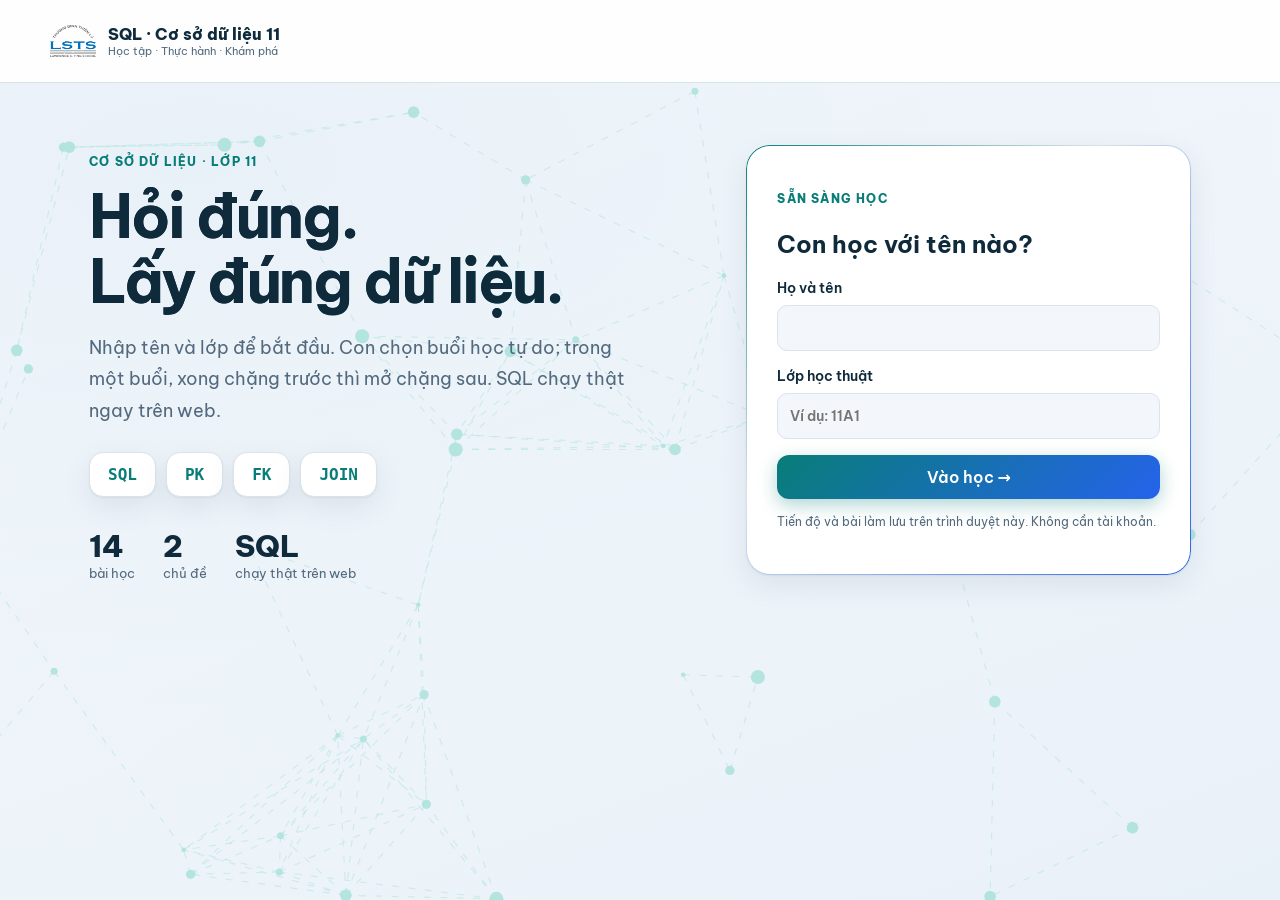
<file: index.html>
<!doctype html><html lang="vi"><head><meta charset="utf-8"><meta name="viewport" content="width=device-width,initial-scale=1"><meta name="theme-color" content="#087d78"><title>SQL · Cơ sở dữ liệu 11</title><link rel="stylesheet" href="./shared/shell.css?v=1d939cc539e1"><link rel="stylesheet" href="./shared/lab.css?v=1d939cc539e1"><script src="./shared/lab-shell.js?v=1d939cc539e1"></script></head><body><div id="app"></div><script src="./course.js?v=1d939cc539e1"></script><script>window.STANDALONE={...COURSE_CONFIG,base:"./"};</script><script src="./shared/store.js?v=1d939cc539e1"></script><script src="./shared/shell.js?v=1d939cc539e1"></script></body></html>
</file>
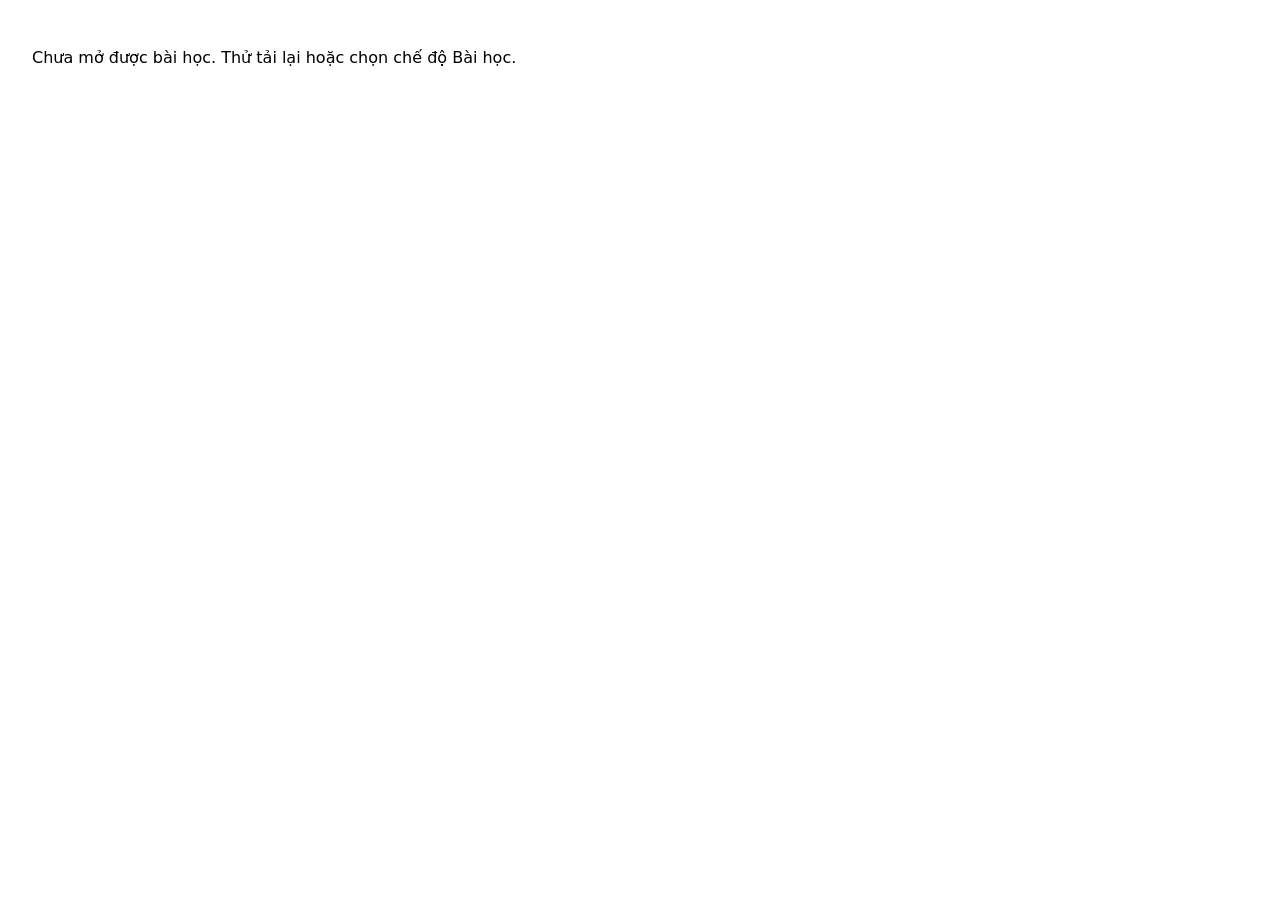
<file: runtime/lesson.html>
<!doctype html><html lang="vi"><head><meta charset="utf-8"><meta name="viewport" content="width=device-width,initial-scale=1"><title>Bài học</title></head><body><p>Đang mở bài…</p><script src="config.js?v=1d939cc539e1"></script><script src="store.js?v=1d939cc539e1"></script><script src="local-runtime.js?v=1d939cc539e1"></script><script src="boot.js?v=1d939cc539e1"></script></body></html>
</file>
<file: shared/shell.css>
@import url('https://fonts.googleapis.com/css2?family=Be+Vietnam+Pro:wght@400;500;600;700;800&display=swap');
:root{font-family:'Be Vietnam Pro',system-ui,sans-serif;color:#17324b;background:#f3f6fa;--accent:#087d78;--wash:#e8f5f2}*{box-sizing:border-box}body{margin:0}button,input,select{font:inherit}button,a{touch-action:manipulation}button{cursor:pointer}button:disabled{opacity:.6;cursor:wait}button:focus-visible,a:focus-visible,input:focus-visible,select:focus-visible{outline:3px solid #d97706;outline-offset:3px}a{color:var(--accent);text-decoration:none}button,.button{display:inline-flex;align-items:center;justify-content:center;gap:8px;border:1px solid #c9d7e3;background:white;color:#17324b;border-radius:10px;min-height:44px;padding:10px 15px;font-weight:600}.primary{background:var(--accent);color:#fff;border-color:var(--accent)}.brand{display:flex;align-items:center;gap:12px;font-weight:800}.brand img{width:46px;height:46px;object-fit:contain}.brand small{display:block;font-size:11px;font-weight:400;color:#52697e}.header{display:flex;justify-content:space-between;align-items:center;gap:16px;padding:18px max(22px,calc((100vw - 1180px)/2));background:#fff;border-bottom:1px solid #dae3eb}.actions{display:flex;align-items:center;gap:8px;flex-wrap:wrap}.container{max-width:1180px;padding:30px 22px 70px;margin:auto}h1{font-size:clamp(28px,4vw,44px);line-height:1.25;letter-spacing:-.04em}p{line-height:1.75;color:#52697e}.eyebrow{font-size:12px;letter-spacing:.1em;text-transform:uppercase;color:var(--accent);font-weight:800}.welcome{display:grid;grid-template-columns:1fr 1fr;gap:50px;align-items:center;max-width:1050px;min-height:70vh;margin:auto}.welcome h1{max-width:530px}.intro-symbols{display:flex;gap:12px;margin-top:30px}.intro-symbols span{display:grid;place-items:center;padding:18px;border-radius:14px;background:var(--wash);color:var(--accent);font-weight:800}.panel{background:white;border:1px solid #d8e2eb;border-radius:20px;padding:28px}.field{display:block;margin:16px 0;font-size:14px;font-weight:600}.field input,.field select{display:block;width:100%;min-height:46px;margin-top:8px;border:1px solid #99adc0;background:white;padding:10px 12px;border-radius:9px;color:#17324b}.hint{font-size:12px}.notice{border:1px solid #b9dacf;background:var(--wash);border-radius:14px;padding:16px 20px;margin:20px 0;font-size:14px;line-height:1.6}.error{background:#fff0ed;color:#9f3028;padding:12px;border-radius:10px}.grid{display:grid;grid-template-columns:repeat(auto-fill,minmax(300px,1fr));gap:18px}.card{display:flex;flex-direction:column;gap:10px;padding:23px;background:white;border:1px solid #d8e2eb;border-radius:18px;color:#17324b}.card:hover{border-color:var(--accent);box-shadow:0 8px 25px #17324b0d}.card h2{font-size:19px;margin:4px 0;line-height:1.45}.card p{font-size:13px;margin:0}.card-bottom{border-top:1px solid #d8e2eb;padding-top:14px;display:flex;justify-content:space-between;font-size:13px}.stats{display:flex;gap:20px;flex-wrap:wrap;margin:20px 0}.stats div{padding:16px 25px;background:white;border:1px solid #d8e2eb;border-radius:14px}.stats b{font-size:26px}.stats small{display:block;color:#52697e}.bar{height:50px;display:flex;align-items:center;justify-content:space-between;gap:8px;background:white;border-bottom:1px solid #d8e2eb;padding:3px 10px}.bar button{padding:5px 9px;font-size:12px}.bar .title{font-size:12px;max-width:44%;white-space:nowrap;overflow:hidden;text-overflow:ellipsis}.bar .status{font-size:11px;color:#52697e}.frame{width:100%;height:calc(100dvh - 50px);display:block;border:0}.tools{position:fixed;top:54px;right:10px;width:min(350px,calc(100vw - 20px));z-index:100;background:white;padding:18px;border:1px solid #c9d7e3;border-radius:14px;box-shadow:0 15px 40px #17324b25}.tools button{width:100%;margin:4px 0;justify-content:flex-start}.tools p{font-size:12px}.footer{padding:25px;text-align:center;font-size:12px;color:#52697e}dialog{border:1px solid #c9d7e3;border-radius:18px;max-width:560px;width:calc(100vw - 30px);padding:25px;max-height:90dvh}dialog::backdrop{background:#112d4266}.hidden{display:none!important}.lesson-page{overflow:hidden}@media(max-width:650px){.welcome{grid-template-columns:1fr;gap:18px;min-height:0}.welcome h1{font-size:29px}.intro-symbols{display:none}.container{padding:24px 16px}.panel{padding:22px}.header{padding:13px 16px}.header .brand{font-size:14px}.grid{grid-template-columns:1fr}.bar .title{display:none}.bar .status{max-width:110px;overflow:hidden;white-space:nowrap;text-overflow:ellipsis}.bar .actions{gap:5px}.stats{gap:8px}.stats div{flex:1;padding:12px}.footer{font-size:11px}}@media(prefers-reduced-motion:reduce){*{scroll-behavior:auto!important;animation:none!important;transition:none!important}}

.bar .actions{flex-wrap:nowrap;flex-shrink:0}.bar button{white-space:nowrap}.bar #back{flex-shrink:0}@media(max-width:650px){.bar .status{display:none}.bar{justify-content:space-between}.bar .actions{gap:6px}}

.resume{display:flex;align-items:center;justify-content:space-between;gap:16px;background:var(--wash);border:1px solid #bdd4d6;border-radius:18px;padding:20px}.resume h2{margin:8px 0;font-size:22px}.resume p{margin:0;font-size:13px}.course-filters{display:grid;grid-template-columns:2fr 1.5fr 1fr 1fr;gap:12px;margin-top:25px}.course-filters label{font-size:12px;font-weight:700}.course-filters input,.course-filters select{display:block;width:100%;font:inherit;min-height:44px;margin-top:7px;padding:10px;border:1px solid #b0c4d2;border-radius:9px;background:white}.card[hidden]{display:none!important}@media(max-width:700px){.course-filters{grid-template-columns:1fr 1fr}.resume{align-items:flex-start;flex-direction:column}.resume .button{width:100%}}

.world-page .bar{display:none}.world-page .frame{height:100dvh}.hope-choice{margin:12px 0}.hope-toggle{font:inherit;padding:10px 12px;border:1px solid #d1aa4d;border-radius:10px;background:#fff6d9;color:#765117;min-height:44px}
</file>
<file: shared/lab.css>
/* Giao diện "lab" (11/10/2026) — trang vào, trang khoá, thanh bài học. Bật bằng html[data-ui=lab].
 * Màu theo khoá: html[data-course=ml-level1] (Data Lab, sáng) · html[data-course=dl-11] (Deep Lab, tối). */
html[data-ui=lab]{
  --lab-bg:#F3F7FB;--lab-bg2:#E9F1F8;--lab-ink:#0E2A3B;--lab-muted:#52697E;--lab-card:#FFFFFF;--lab-line:#D9E3EC;
  --lab-a1:#0D9488;--lab-a2:#2563EB;--lab-a3:#F59E0B;--lab-hero1:#0B3B4A;--lab-hero2:#0E7C74;--lab-glow:rgba(13,148,136,.35);
  --lab-net:#7DD3C7;--lab-chip:#E3F4F1;--lab-chip-ink:#0B6B64;--lab-shadow:0 1px 2px rgba(14,42,59,.06),0 10px 30px rgba(14,42,59,.08);
  --accent:var(--lab-a1);--wash:var(--lab-chip);
}
/* Python, SQL, C++ (12/10/2026): sáng như Data Lab, giữ màu nhận diện cũ của từng khoá. */
html[data-ui=lab][data-course=python-10]{
  --lab-a1:#1166A5;--lab-a2:#F59E0B;--lab-a3:#0D9488;--lab-hero1:#0B2E4F;--lab-hero2:#1166A5;--lab-glow:rgba(17,102,165,.32);
  --lab-net:#93C5FD;--lab-chip:#EAF5FF;--lab-chip-ink:#0B4F82;
}
html[data-ui=lab][data-course=sql-11]{
  --lab-a1:#087D78;--lab-a2:#2563EB;--lab-a3:#F59E0B;--lab-hero1:#0A3B39;--lab-hero2:#087D78;--lab-glow:rgba(8,125,120,.32);
  --lab-net:#86D9C9;--lab-chip:#E7F6F0;--lab-chip-ink:#06605C;
}
html[data-ui=lab][data-course=cpp-8-v2]{
  --lab-a1:#5640A5;--lab-a2:#F59E0B;--lab-a3:#EC4899;--lab-hero1:#241A4F;--lab-hero2:#5640A5;--lab-glow:rgba(86,64,165,.32);
  --lab-net:#C4B5FD;--lab-chip:#F1EDFF;--lab-chip-ink:#43308A;
}
html[data-ui=lab][data-course=dl-11]{
  --lab-bg:#0A0F1F;--lab-bg2:#0F1630;--lab-ink:#E8EBF8;--lab-muted:#A2ABCF;--lab-card:#121A35;--lab-line:#28335E;
  --lab-a1:#8B5CF6;--lab-a2:#22D3EE;--lab-a3:#F472B6;--lab-hero1:#1E1B4B;--lab-hero2:#4C1D95;--lab-glow:rgba(139,92,246,.45);
  --lab-net:#A78BFA;--lab-chip:#1E2450;--lab-chip-ink:#C4B5FD;--lab-shadow:0 1px 2px rgba(0,0,0,.4),0 14px 40px rgba(0,0,0,.45);
  color-scheme:dark;
}
html[data-ui=lab],html[data-ui=lab] body{background:var(--lab-bg);color:var(--lab-ink)}
html[data-ui=lab] p{color:var(--lab-muted)}
html[data-ui=lab] h1,html[data-ui=lab] h2{color:var(--lab-ink)}
html[data-ui=lab] .eyebrow{color:var(--lab-a1)}
html[data-ui=lab][data-course=dl-11] .eyebrow{color:var(--lab-a2)}
html[data-ui=lab] button,html[data-ui=lab] .button{background:var(--lab-card);color:var(--lab-ink);border-color:var(--lab-line);border-radius:12px;transition:transform .15s,box-shadow .15s,border-color .15s}
html[data-ui=lab] button:hover,html[data-ui=lab] .button:hover{border-color:var(--lab-a1);box-shadow:0 0 0 3px var(--lab-glow)}
html[data-ui=lab] .primary{background:linear-gradient(135deg,var(--lab-a1),var(--lab-a2));color:#fff;border:0;box-shadow:0 6px 18px var(--lab-glow)}
html[data-ui=lab] .primary:hover{transform:translateY(-1px)}
html[data-ui=lab] .field input,html[data-ui=lab] .field select,html[data-ui=lab] .course-filters input,html[data-ui=lab] .course-filters select{background:var(--lab-bg);color:var(--lab-ink);border-color:var(--lab-line);border-radius:10px}
html[data-ui=lab] .field input:focus,html[data-ui=lab] .field select:focus{border-color:var(--lab-a1);box-shadow:0 0 0 3px var(--lab-glow);outline:0}

/* ---------------- đầu trang */
html[data-ui=lab] .header.lab-header{background:color-mix(in srgb,var(--lab-card) 86%,transparent);backdrop-filter:blur(10px);border-bottom:1px solid var(--lab-line);position:sticky;top:0;z-index:20}
html[data-ui=lab] .brand{color:var(--lab-ink)}
html[data-ui=lab] .brand small{color:var(--lab-muted)}
html[data-ui=lab][data-course=dl-11] .brand img{filter:brightness(0) invert(1)}
html[data-ui=lab] .lab-chip{background:var(--lab-chip);color:var(--lab-chip-ink);border-color:transparent;border-radius:999px}

/* ---------------- nền mạng động */
.lab-net{position:absolute;inset:0;width:100%;height:100%;pointer-events:none;opacity:.55}
.lab-net line{stroke:var(--lab-net);stroke-width:1;stroke-dasharray:6 8;animation:lab-flow 6s linear infinite;opacity:.55}
.lab-net circle{fill:var(--lab-net);animation:lab-pulse 3.2s ease-in-out infinite}
@keyframes lab-flow{to{stroke-dashoffset:-140}}
@keyframes lab-pulse{0%,100%{opacity:.35}50%{opacity:1}}

/* ---------------- trang vào */
.lab-gate{position:relative;min-height:calc(100dvh - 83px);overflow:hidden;background:radial-gradient(1200px 600px at 15% 10%,var(--lab-bg2),transparent),linear-gradient(160deg,var(--lab-bg),var(--lab-bg2))}
.lab-gate-inner{position:relative;max-width:1150px;margin:auto;padding:56px 24px 64px;display:grid;grid-template-columns:1.15fr .85fr;gap:56px;align-items:center}
.lab-gate-text h1{font-size:clamp(34px,5vw,60px);line-height:1.08;letter-spacing:-.035em;margin:10px 0 18px;max-width:640px;
  background:linear-gradient(120deg,var(--lab-ink) 30%,var(--lab-a1) 70%,var(--lab-a2));-webkit-background-clip:text;background-clip:text;color:transparent}
.lab-lead{font-size:18px;max-width:560px}
html[data-ui=lab] .intro-symbols{display:flex;gap:10px;flex-wrap:wrap;margin-top:26px}
html[data-ui=lab] .intro-symbols span{padding:12px 18px;border-radius:14px;background:var(--lab-card);color:var(--lab-a1);border:1px solid var(--lab-line);box-shadow:var(--lab-shadow);font-weight:800;font-family:"JetBrains Mono",Consolas,monospace}
html[data-ui=lab][data-course=dl-11] .intro-symbols span{color:var(--lab-a2);box-shadow:0 0 18px var(--lab-glow)}
.lab-facts{display:flex;gap:28px;margin:30px 0 0;padding:0}
.lab-facts div{margin:0}.lab-facts dt{font-size:30px;font-weight:800;color:var(--lab-ink)}.lab-facts dd{margin:0;font-size:13px;color:var(--lab-muted)}
html[data-ui=lab] .panel.lab-panel{background:var(--lab-card);border:1px solid var(--lab-line);border-radius:24px;box-shadow:var(--lab-shadow);padding:30px;position:relative}
html[data-ui=lab] .panel.lab-panel::before{content:"";position:absolute;inset:-1px;border-radius:24px;padding:1px;background:linear-gradient(135deg,var(--lab-a1),transparent 40%,var(--lab-a2));-webkit-mask:linear-gradient(#000 0 0) content-box,linear-gradient(#000 0 0);-webkit-mask-composite:xor;mask-composite:exclude;pointer-events:none}

/* ---------------- trang khoá */
.lab-home{max-width:1200px}
.lab-hero{position:relative;overflow:hidden;display:grid;grid-template-columns:1fr auto;gap:30px;align-items:center;padding:36px 38px;border-radius:28px;
  background:linear-gradient(135deg,var(--lab-hero1),var(--lab-hero2));color:#fff;box-shadow:var(--lab-shadow)}
.lab-hero .lab-net{opacity:.35}
.lab-hero-text{position:relative}
.lab-hero h1{color:#fff!important;margin:6px 0 10px;font-size:clamp(28px,4vw,46px)}
.lab-hero p{color:rgba(255,255,255,.82)!important;max-width:620px}
.lab-hero .eyebrow{color:rgba(255,255,255,.75)!important}
.lab-hero .actions button{background:rgba(255,255,255,.12);color:#fff;border-color:rgba(255,255,255,.3)}
.lab-hero-stats{position:relative;display:flex;align-items:center;gap:22px}
.lab-hero .stats{flex-direction:column;gap:10px;margin:0}
.lab-hero .stats div{background:rgba(255,255,255,.1);border:1px solid rgba(255,255,255,.22);color:#fff;padding:10px 16px;border-radius:14px}
.lab-hero .stats small{color:rgba(255,255,255,.75)}
.lab-ring{position:relative;width:136px;height:136px}
.lab-ring svg{width:100%;height:100%;transform:rotate(-90deg)}
.lab-ring circle{fill:none;stroke-width:12}
.lab-ring-bg{stroke:rgba(255,255,255,.18)}
.lab-ring-fg{stroke:url(#none);stroke:#fff;stroke-linecap:round;transition:stroke-dasharray .8s}
.lab-ring-text{position:absolute;inset:0;display:grid;place-content:center;text-align:center;color:#fff}
.lab-ring-text b{font-size:30px;line-height:1}.lab-ring-text small{font-size:15px;opacity:.75}.lab-ring-text span{font-size:12px;opacity:.8}
html[data-ui=lab] .resume.lab-resume{margin-top:22px;background:var(--lab-card);border:1px solid var(--lab-line);border-radius:20px;padding:16px;box-shadow:var(--lab-shadow);display:flex;align-items:center;gap:18px}
.lab-resume-img{width:150px;height:92px;flex-shrink:0;border-radius:14px;background:var(--lab-bg2) center/cover no-repeat;border:1px solid var(--lab-line)}
.lab-resume-text{flex:1}.lab-resume-text h2{margin:4px 0;font-size:21px}
html[data-ui=lab] .notice.lab-notice{background:transparent;border:0;padding:6px 2px;margin:12px 0 0;color:var(--lab-muted);font-size:13px}
.lab-filters{margin:18px 0 6px;background:var(--lab-card);border:1px solid var(--lab-line);border-radius:16px;padding:10px 16px}
.lab-filters summary{cursor:pointer;font-weight:700;padding:6px 0;color:var(--lab-ink)}
.lab-filters .course-filters{margin:10px 0 6px}
html[data-ui=lab] .course-filters label{color:var(--lab-muted)}

.lab-journey{position:relative;margin-top:10px;padding-left:28px}
.lab-journey::before{content:"";position:absolute;left:13px;top:20px;bottom:20px;width:3px;border-radius:3px;background:linear-gradient(var(--lab-a1),var(--lab-a2),var(--lab-a3))}
.lab-module{position:relative;margin:26px 0 8px}
.lab-module-head{display:flex;align-items:center;gap:14px;margin:0 0 14px}
.lab-module-head h2{margin:0;font-size:22px}
.lab-module-head .eyebrow{margin:0}
.lab-module-no{position:absolute;left:-28px;width:30px;height:30px;border-radius:50%;display:grid;place-items:center;font-weight:800;font-size:14px;color:#fff;
  background:linear-gradient(135deg,var(--lab-a1),var(--lab-a2));box-shadow:0 0 0 5px var(--lab-bg),0 0 16px var(--lab-glow)}
.lab-module-progress{margin-left:auto;display:flex;align-items:center;gap:10px;font-size:13px;color:var(--lab-muted);min-width:170px}
.lab-module-progress i{flex:1;height:8px;border-radius:8px;background:var(--lab-line);position:relative;overflow:hidden}
.lab-module-progress i::after{content:"";position:absolute;inset:0;width:calc(var(--p)*100%);background:linear-gradient(90deg,var(--lab-a1),var(--lab-a2));border-radius:8px}
.grid.lab-grid{grid-template-columns:repeat(auto-fill,minmax(260px,1fr));gap:16px}
html[data-ui=lab] .card.lab-card{padding:0;overflow:hidden;gap:0;background:var(--lab-card);border:1px solid var(--lab-line);border-radius:20px;color:var(--lab-ink);transition:transform .18s,box-shadow .18s,border-color .18s}
html[data-ui=lab] .card.lab-card:hover{transform:translateY(-4px);border-color:var(--lab-a1);box-shadow:0 14px 34px var(--lab-glow)}
.lab-cover{position:relative;height:130px;background:var(--lab-bg2) center/cover no-repeat;border-bottom:1px solid var(--lab-line)}
.lab-cover::after{content:"";position:absolute;inset:0;background:linear-gradient(180deg,transparent 45%,rgba(0,0,0,.28))}
.lab-cover-empty{background:linear-gradient(135deg,var(--lab-hero1),var(--lab-hero2))}
.lab-cover-icon{position:absolute;inset:0;display:grid;place-items:center;font-size:44px;color:rgba(255,255,255,.75)}
.lab-num{position:absolute;left:12px;bottom:10px;z-index:1;min-width:38px;height:38px;padding:0 8px;border-radius:12px;display:grid;place-items:center;font-weight:800;font-size:17px;color:#fff;background:rgba(0,0,0,.45);backdrop-filter:blur(4px)}
.lab-kind{position:absolute;right:10px;top:10px;z-index:1;font-size:11px;font-weight:800;letter-spacing:.05em;text-transform:uppercase;padding:5px 9px;border-radius:999px;color:#fff;background:var(--lab-a2)}
.lab-kind-activity{background:var(--lab-a3);color:#1f1300}
.lab-card-body{padding:14px 16px 14px;display:flex;flex-direction:column;gap:6px;flex:1}
html[data-ui=lab] .lab-card h2{font-size:17px;margin:0;line-height:1.4}
html[data-ui=lab] .lab-card .card-bottom{margin-top:auto;border-top:1px solid var(--lab-line)}
.lab-state.is-done{color:#16A34A;font-weight:700}.lab-state.is-started{color:var(--lab-a3);font-weight:700}
html[data-ui=lab] .footer{color:var(--lab-muted)}

/* ---------------- thanh bài học (trong khung) */
html[data-ui=lab] .bar{background:linear-gradient(90deg,var(--lab-hero1),var(--lab-hero2));border:0;color:#fff}
html[data-ui=lab] .bar .title{color:#fff;font-weight:700;font-size:13px}
html[data-ui=lab] .bar .status{color:rgba(255,255,255,.75)}
html[data-ui=lab] .bar button{background:rgba(255,255,255,.12);color:#fff;border-color:rgba(255,255,255,.28)}
html[data-ui=lab] .tools{background:var(--lab-card);color:var(--lab-ink);border-color:var(--lab-line)}
html[data-ui=lab] dialog{background:var(--lab-card);color:var(--lab-ink);border-color:var(--lab-line)}

@media(max-width:820px){
  .lab-gate-inner{grid-template-columns:1fr;gap:26px;padding:28px 16px 40px}
  .lab-gate-text h1{font-size:34px}
  .lab-hero{grid-template-columns:1fr;padding:24px 20px}
  .lab-hero-stats{justify-content:flex-start}
  .lab-ring{width:110px;height:110px}
  .lab-journey{padding-left:22px}
  .lab-module-no{left:-22px;width:26px;height:26px;font-size:12px}
  .lab-journey::before{left:10px}
  .lab-module-head{flex-wrap:wrap}
  .lab-module-progress{margin-left:0;min-width:100%}
  .lab-resume-img{display:none}
  html[data-ui=lab] .resume.lab-resume{flex-direction:column;align-items:stretch}
}
@media(prefers-reduced-motion:reduce){.lab-net line,.lab-net circle{animation:none!important}}
/* trang bài: tiêu đề đã có trong đầu bài (iframe) nên ẩn ở thanh ngoài */
html[data-ui=lab] .lesson-page .bar .title{visibility:hidden}
</file>
